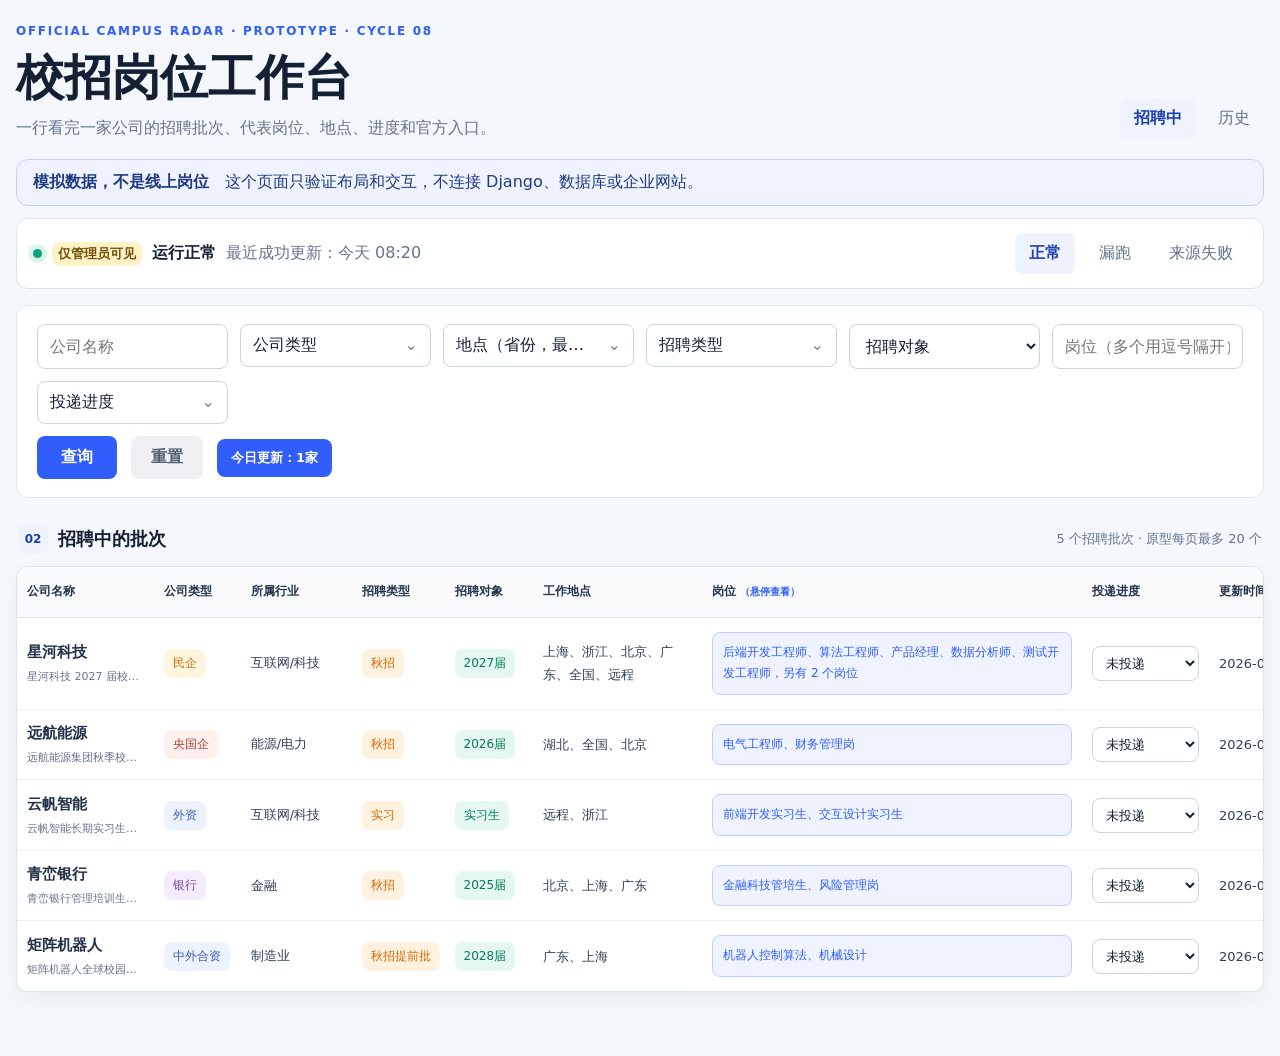
<file: docs/prototypes/phase-02/index.html>
<!doctype html>
<html lang="zh-CN">
<head>
  <meta charset="utf-8">
  <meta name="viewport" content="width=device-width, initial-scale=1">
  <title>校招岗位工作台 · Phase 02 原型</title>
  <link rel="stylesheet" href="styles.css">
</head>
<body>
  <main class="shell">
    <header class="hero">
      <div>
        <p class="eyebrow">OFFICIAL CAMPUS RADAR · PROTOTYPE · CYCLE 08</p>
        <h1>校招岗位工作台</h1>
        <p class="subtitle">一行看完一家公司的招聘批次、代表岗位、地点、进度和官方入口。</p>
      </div>
      <nav aria-label="页面视图">
        <button class="nav-button active" data-view="active">招聘中</button>
        <button class="nav-button" data-view="history">历史</button>
      </nav>
    </header>

    <section class="prototype-note" role="note">
      <strong>模拟数据，不是线上岗位</strong>
      <span>这个页面只验证布局和交互，不连接 Django、数据库或企业网站。</span>
    </section>

    <section class="health-panel" data-health="healthy" aria-label="管理员运维区">
      <div>
        <span class="health-dot"></span>
        <small class="admin-only">仅管理员可见</small>
        <strong class="health-title">运行正常</strong>
        <span class="health-copy">最近成功更新：今天 08:20</span>
      </div>
      <div class="health-switch" aria-label="模拟运行状态">
        <button data-health-choice="healthy" class="selected">正常</button>
        <button data-health-choice="missing">漏跑</button>
        <button data-health-choice="failure">来源失败</button>
      </div>
    </section>

    <section class="panel filters compact-filters">
      <form id="filter-form">
        <input name="company" aria-label="公司名称" placeholder="公司名称">
        <div class="multi-filter" data-filter="companyType" data-label="公司类型">
          <button class="multi-trigger" type="button" aria-expanded="false">公司类型</button>
          <div class="multi-menu" hidden><div class="multi-options"></div><div class="multi-message"></div><footer><button type="button" class="multi-cancel">取消</button><button type="button" class="multi-confirm">确定</button></footer></div>
        </div>
        <div class="multi-filter" data-filter="location" data-label="地点" data-max="5">
          <button class="multi-trigger" type="button" aria-expanded="false">地点（省份，最多 5 个）</button>
          <div class="multi-menu province-menu" hidden><div class="multi-options"></div><div class="multi-message">最多选择 5 个省份</div><footer><button type="button" class="multi-cancel">取消</button><button type="button" class="multi-confirm">确定</button></footer></div>
        </div>
        <div class="multi-filter" data-filter="recruitmentType" data-label="招聘类型">
          <button class="multi-trigger" type="button" aria-expanded="false">招聘类型</button>
          <div class="multi-menu" hidden><div class="multi-options"></div><div class="multi-message"></div><footer><button type="button" class="multi-cancel">取消</button><button type="button" class="multi-confirm">确定</button></footer></div>
        </div>
        <select name="audience" aria-label="招聘对象"><option value="">招聘对象</option><option>2024届</option><option>2025届</option><option>2026届</option><option>2027届</option><option>2028届</option><option>实习生</option></select>
        <input name="position" aria-label="岗位" placeholder="岗位（多个用逗号隔开）">
        <div class="multi-filter" data-filter="progress" data-label="投递进度">
          <button class="multi-trigger" type="button" aria-expanded="false">投递进度</button>
          <div class="multi-menu" hidden><div class="multi-options"></div><div class="multi-message"></div><footer><button type="button" class="multi-cancel">取消</button><button type="button" class="multi-confirm">确定</button></footer></div>
        </div>
        <div class="form-actions wide"><button class="primary-button" type="submit">查询</button><button id="reset-filters" class="reset-button" type="button">重置</button><strong id="filter-summary"></strong></div>
      </form>
    </section>

    <section class="results-heading">
      <div><span class="section-index">02</span><h2 id="results-title">招聘中的批次</h2></div>
      <span id="batch-count"></span>
    </section>
    <section id="batch-list" class="table-shell" aria-live="polite"></section>
  </main>
  <div id="toast" role="status" aria-live="polite"></div>
  <script src="app.js"></script>
</body>
</html>
</file>
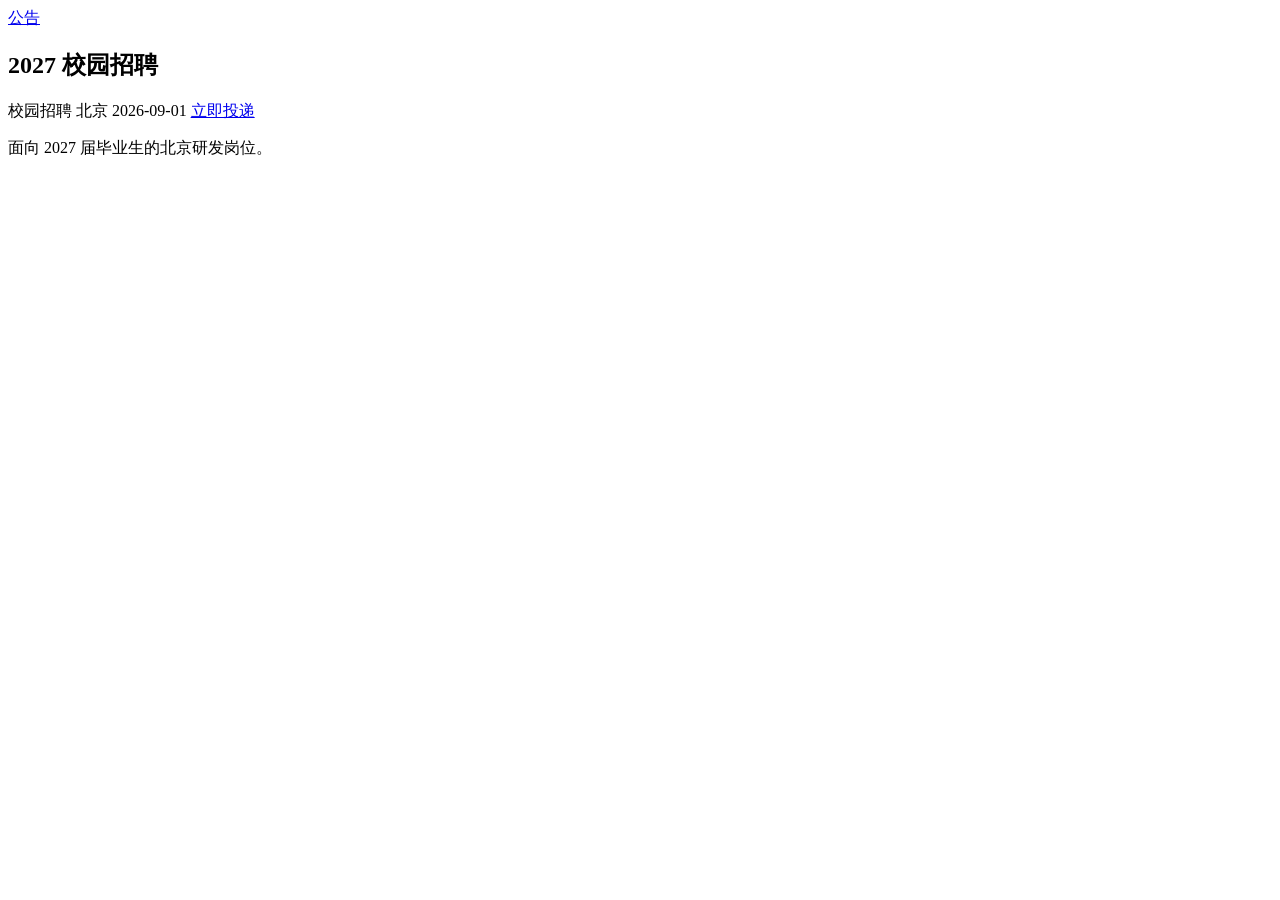
<file: radar/tests/fixtures/official_notice.html>
<html><body>
  <article class="job">
    <a class="notice" href="/2027">公告</a><h2>2027 校园招聘</h2><span class="type">校园招聘</span>
    <span class="location">北京</span>
    <time class="deadline">2026-09-01</time>
    <a class="apply" href="https://careers.example.test/apply">立即投递</a>
    <p class="description">面向 2027 届毕业生的北京研发岗位。</p>
  </article>
</body></html>
</file>
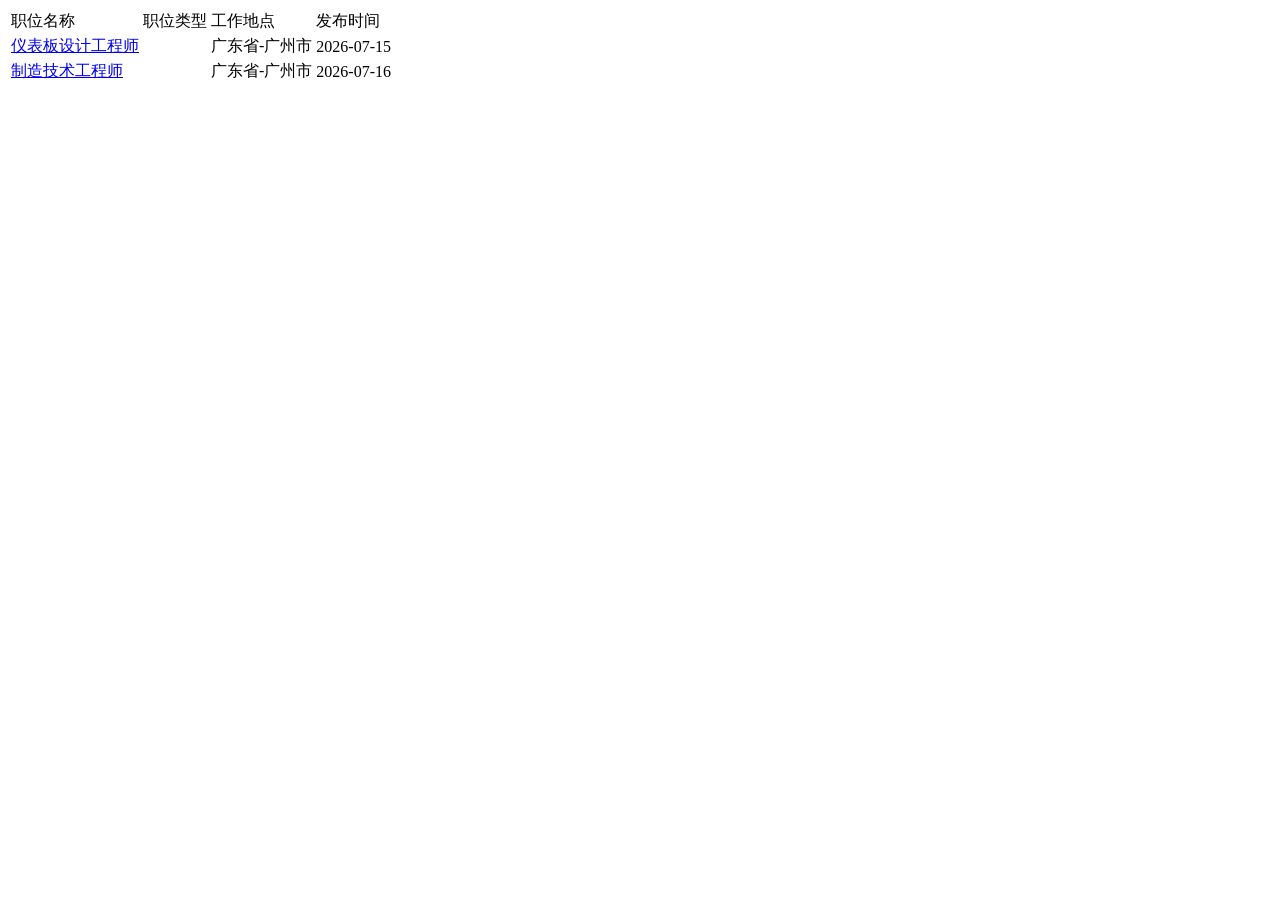
<file: tools/tests/fixtures/family_beisen.html>
<html><body><table class="jobsTable">
  <tr class="title bgGray"><td>职位名称</td><td>职位类型</td><td>工作地点</td><td>发布时间</td></tr>
  <tr><td><a href="/zpdetail/621117741">仪表板设计工程师</a></td><td></td><td>广东省-广州市</td><td>2026-07-15</td></tr>
  <tr><td><a href="/zpdetail/621117742">制造技术工程师</a></td><td></td><td>广东省-广州市</td><td>2026-07-16</td></tr>
</table></body></html>
</file>
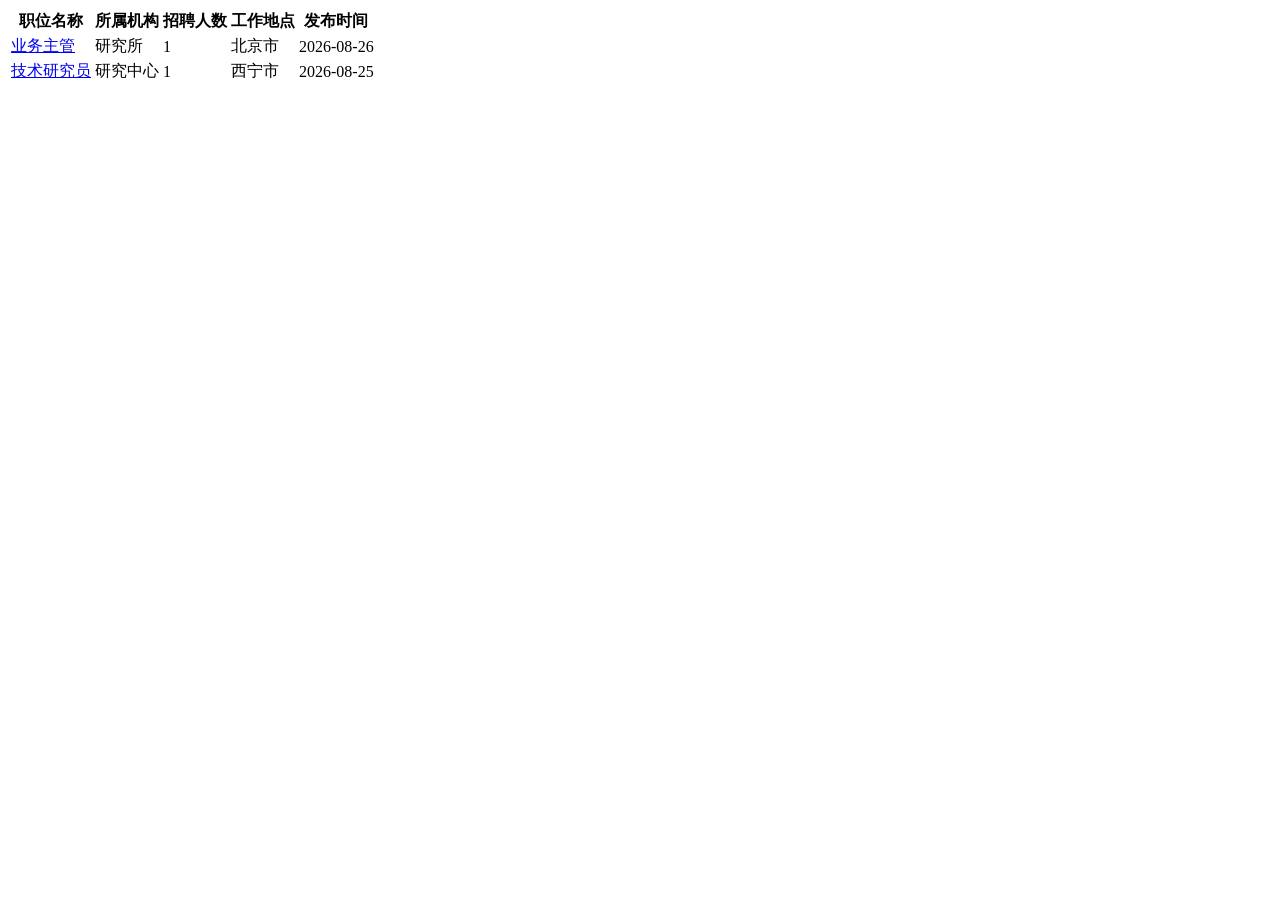
<file: tools/tests/fixtures/family_wintalent_classic.html>
<html><body><table class="search_result">
  <tr><th>职位名称</th><th>所属机构</th><th>招聘人数</th><th>工作地点</th><th>发布时间</th></tr>
  <tr>
    <td><a href="/wt/caict/web/index/webPosition210!getOnePosition?postIdEnc=e0dc294d8c59ece8&amp;brandCode=1">业务主管</a></td>
    <td>研究所</td><td>1</td><td>北京市</td><td>2026-08-26</td>
  </tr>
  <tr>
    <td><a href="/wt/caict/web/index/webPosition210!getOnePosition?postIdEnc=12dd0a250f3c7974&amp;brandCode=1">技术研究员</a></td>
    <td>研究中心</td><td>1</td><td>西宁市</td><td>2026-08-25</td>
  </tr>
</table></body></html>
</file>
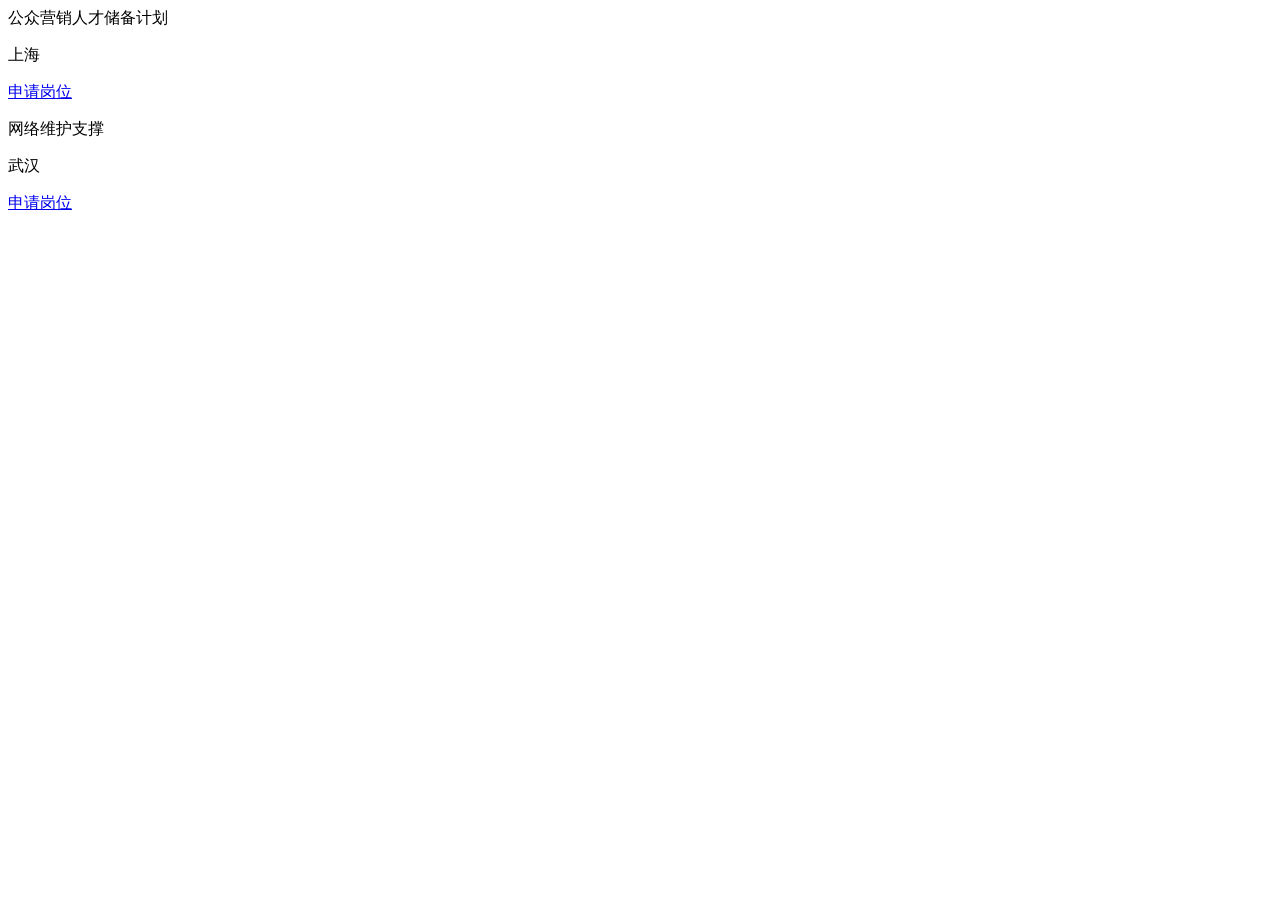
<file: tools/tests/fixtures/family_zhaopin_rendered.html>
<html><body><div class="grace-dsc-web-job-list-base__job-list_box">
  <div class="grace-web-job-list-card grace-dsc-web-listcard">
    <div class="grace-web-job-list-card-lists">
      <p>公众营销人才储备计划</p><p>上海</p>
      <p><a href="https://xiaoyuan.zhaopin.com/job/CC145093010J40891059705?srccode=448002">申请岗位</a></p>
    </div>
  </div>
  <div class="grace-web-job-list-card grace-dsc-web-listcard">
    <div class="grace-web-job-list-card-lists">
      <p>网络维护支撑</p><p>武汉</p>
      <p><a href="https://xiaoyuan.zhaopin.com/job/CC145093010J40891050405?srccode=448002">申请岗位</a></p>
    </div>
  </div>
</div></body></html>
</file>
<file: docs/prototypes/phase-02/styles.css>
:root {
  --ink: #142033;
  --muted: #64748b;
  --line: #dce4ee;
  --paper: #ffffff;
  --wash: #f4f7fb;
  --brand: #315efb;
  --brand-dark: #1e40af;
  --brand-soft: #eef3ff;
  --brand-line: #bfd0ff;
  --mint: #0f9f78;
  --amber: #d97706;
  --red: #c2415d;
  --radius-control: 8px;
  --radius-card: 12px;
  --radius-large: 16px;
  font-family: Inter, "Microsoft YaHei", system-ui, sans-serif;
}
* { box-sizing: border-box; }
body { margin: 0; color: var(--ink); background: var(--wash); }
button, input, select { font: inherit; }
button { cursor: pointer; }
.shell { width: min(1780px, calc(100% - 32px)); margin: 0 auto; padding: 24px 0 64px; }
.hero { display: flex; justify-content: space-between; gap: 32px; align-items: flex-end; margin-bottom: 20px; }
.eyebrow { margin: 0 0 8px; color: var(--brand); font-size: 12px; font-weight: 800; letter-spacing: .14em; }
h1 { margin: 0; font-size: clamp(30px, 4vw, 48px); letter-spacing: 0; }
.subtitle { margin: 8px 0 0; color: var(--muted); }
nav { display: flex; gap: 8px; }
.nav-button, .update-button, .health-switch button, .text-button { border: 0; background: transparent; color: var(--muted); padding: 10px 14px; border-radius: var(--radius-control); }
.nav-button.active, .health-switch .selected { background: var(--brand-soft); color: var(--brand-dark); font-weight: 700; }
.update-button { background: #e2e8f0; cursor: not-allowed; }
.prototype-note { display: flex; gap: 16px; align-items: center; padding: 12px 16px; margin-bottom: 12px; border: 1px solid var(--brand-line); color: #213b82; background: var(--brand-soft); border-radius: var(--radius-card); }
.health-panel { display: flex; justify-content: space-between; align-items: center; gap: 16px; padding: 14px 16px; background: var(--paper); border: 1px solid var(--line); border-radius: var(--radius-card); }
.health-panel > div { display: flex; align-items: center; gap: 10px; }
.health-dot { width: 9px; height: 9px; border-radius: 50%; background: var(--mint); box-shadow: 0 0 0 5px #daf5eb; }
.health-panel[data-health="missing"] .health-dot { background: var(--amber); box-shadow: 0 0 0 5px #fff0d7; }
.health-panel[data-health="failure"] .health-dot { background: var(--red); box-shadow: 0 0 0 5px #fde5eb; }
.health-copy { color: var(--muted); }
.admin-only { padding: 3px 6px; border-radius: var(--radius-control); color: #73510a; background: #fff2c7; font-weight: 700; }
.panel { margin-top: 16px; padding: 20px; background: var(--paper); border: 1px solid var(--line); border-radius: var(--radius-card); }
.panel-heading, .results-heading { display: flex; justify-content: space-between; align-items: center; gap: 20px; }
.panel-heading > div, .results-heading > div { display: flex; align-items: center; gap: 10px; }
.panel h2, .results-heading h2 { margin: 0; font-size: 18px; }
.section-index { display: inline-grid; place-items: center; width: 30px; height: 30px; border-radius: var(--radius-control); background: var(--brand-soft); color: var(--brand-dark); font-size: 12px; font-weight: 800; }
.filters form { display: grid; grid-template-columns: repeat(4, 1fr); gap: 14px; margin-top: 18px; }
.compact-filters { padding: 18px 20px; }
.compact-filters form { display: grid; grid-template-columns: repeat(6, minmax(150px, 1fr)); gap: 12px; max-width: 1380px; margin: 0 auto; }
.compact-filters input, .compact-filters select { min-width: 0; margin: 0; padding: 11px 12px; }
.multi-filter { position: relative; min-width: 0; }
.multi-trigger { width: 100%; min-height: 43px; overflow: hidden; padding: 10px 34px 10px 12px; color: var(--ink); background: #fff; border: 1px solid #cbd5e1; border-radius: var(--radius-control); text-align: left; text-overflow: ellipsis; white-space: nowrap; }
.multi-trigger::after { position: absolute; right: 13px; content: "⌄"; color: #738196; }
.multi-trigger[aria-expanded="true"] { border-color: var(--brand); box-shadow: 0 0 0 2px #dceaff; }
.multi-menu { position: absolute; z-index: 30; top: calc(100% + 5px); left: 0; width: 280px; overflow: hidden; background: #fff; border: 1px solid #d8e0ea; border-radius: var(--radius-card); box-shadow: 0 14px 32px rgba(25, 42, 68, .18); }
.multi-menu[hidden] { display: none; }
.multi-options { display: grid; max-height: 270px; overflow-y: auto; padding: 8px 10px; }
.multi-options label { display: flex; align-items: center; gap: 9px; padding: 8px 5px; color: #39485d; font-size: 13px; font-weight: 500; }
.multi-options input { width: 16px; height: 16px; margin: 0; padding: 0; }
.multi-options input:disabled + span { color: #a7b0bc; }
.province-menu { width: 420px; }
.province-menu .multi-options { grid-template-columns: 1fr 1fr; }
.multi-message { min-height: 24px; padding: 3px 14px 6px; color: #718096; font-size: 12px; }
.multi-menu footer { display: flex; justify-content: flex-end; gap: 8px; padding: 9px 10px; background: #f8fafc; border-top: 1px solid #e6ebf1; }
.multi-menu footer button { padding: 7px 14px; border-radius: var(--radius-control); }
.multi-cancel { color: #58677a; background: #fff; border: 1px solid #ccd6e2; }
.multi-confirm { color: #fff; background: var(--brand); border: 1px solid var(--brand); }
label, legend { color: #405169; font-size: 13px; font-weight: 700; }
input, select { width: 100%; margin-top: 7px; padding: 11px 12px; border: 1px solid #cbd5e1; border-radius: var(--radius-control); background: #fff; color: var(--ink); }
fieldset { margin: 0; padding: 0; border: 0; }
.wide { grid-column: 1 / -1; }
.choice-row { display: flex; flex-wrap: wrap; gap: 8px; margin-top: 9px; }
.choice { display: inline-flex; align-items: center; gap: 6px; padding: 8px 10px; border: 1px solid var(--line); border-radius: var(--radius-control); background: #f8fafc; font-weight: 500; }
.choice input { width: auto; margin: 0; }
.form-actions { display: flex; gap: 14px; align-items: center; }
.primary-button { border: 0; padding: 11px 24px; border-radius: var(--radius-control); background: var(--brand); color: #fff; font-weight: 700; }
.primary-button:hover, .multi-confirm:hover { background: var(--brand-dark); border-color: var(--brand-dark); }
.reset-button { border: 0; padding: 11px 20px; border-radius: var(--radius-control); color: #53606f; background: #eef0f3; font-weight: 700; }
#filter-summary { padding: 10px 14px; border-radius: var(--radius-control); color: #fff; background: var(--brand); font-size: 13px; white-space: nowrap; }
#result-hint, #batch-count { color: var(--muted); font-size: 13px; }
.results-heading { margin: 26px 2px 12px; }
.table-shell { overflow-x: auto; background: var(--paper); border: 1px solid var(--line); border-radius: var(--radius-card); box-shadow: 0 8px 24px rgba(30, 55, 90, .05); }
.recruitment-table { width: 100%; min-width: 1475px; border-collapse: collapse; table-layout: fixed; }
.recruitment-table th { height: 50px; padding: 12px 10px; color: #25344b; background: #f8fafc; border-bottom: 1px solid var(--line); font-size: 12px; text-align: left; white-space: nowrap; }
.recruitment-table th small { color: var(--brand); font-size: 10px; }
.recruitment-table td { padding: 14px 10px; border-bottom: 1px solid #e9eef4; color: #314057; font-size: 13px; vertical-align: middle; }
.recruitment-table tbody tr:last-child td { border-bottom: 0; }
.recruitment-table tbody tr:hover { background: #fbfdff; }
.recruitment-table th:nth-child(1) { width: 130px; }
.recruitment-table th:nth-child(2) { width: 82px; }
.recruitment-table th:nth-child(3) { width: 105px; }
.recruitment-table th:nth-child(4) { width: 88px; }
.recruitment-table th:nth-child(5) { width: 84px; }
.recruitment-table th:nth-child(6) { width: 160px; }
.recruitment-table th:nth-child(7) { width: 360px; }
.recruitment-table th:nth-child(8) { width: 120px; }
.recruitment-table th:nth-child(9) { width: 100px; }
.recruitment-table th:nth-child(10), .recruitment-table th:nth-child(11) { width: 84px; }
.company-cell strong { display: block; color: #223148; font-size: 15px; }
.company-cell small { display: block; overflow: hidden; margin-top: 7px; color: var(--muted); font-size: 11px; text-overflow: ellipsis; white-space: nowrap; }
.badge { display: inline-block; padding: 6px 9px; border-radius: var(--radius-control); font-size: 12px; white-space: nowrap; }
.company-private { color: #c56a0b; background: #fff7dd; }
.company-state { color: #a5413a; background: #fff0ee; }
.company-foreign { color: #3b5ab7; background: #edf2ff; }
.company-bank { color: #7a4aa5; background: #f5edff; }
.company-other { color: #516071; background: #eef2f5; }
.recruit-badge { color: #d56700; background: #fff1df; }
.audience-badge { color: #08785b; background: #e4f8f1; }
.locations-cell { line-height: 1.8; }
.positions-preview { position: relative; outline: none; }
.positions-summary { display: -webkit-box; width: 100%; max-height: calc(3.6em + 20px); overflow: hidden; padding: 9px 10px; color: var(--brand); background: var(--brand-soft); border: 1px solid var(--brand-line); border-radius: var(--radius-control); font-size: 12px; line-height: 1.8; text-align: left; cursor: help; -webkit-box-orient: vertical; -webkit-line-clamp: 2; }
.positions-tooltip { display: none; position: absolute; z-index: 40; left: 50%; bottom: calc(100% + 8px); width: min(520px, 70vw); max-height: 240px; overflow-y: auto; transform: translateX(-50%); padding: 12px 14px; color: #fff; background: #28303b; border-radius: var(--radius-control); box-shadow: 0 12px 30px rgba(15, 23, 42, .28); font-size: 12px; line-height: 1.7; }
.positions-preview:hover .positions-tooltip, .positions-preview:focus-visible .positions-tooltip { display: block; }
.batch-progress { min-width: 105px; margin: 0; padding: 8px 9px; }
.date-cell { color: #254a82; white-space: nowrap; font-variant-numeric: tabular-nums; }
.action-link { display: inline-block; padding: 8px 12px; border-radius: var(--radius-control); font-weight: 700; text-decoration: none; white-space: nowrap; }
.action-link.unavailable { color: #64748b; background: #eef2f7; cursor: help; }
.action-link.apply { color: #fff; background: var(--brand); border: 1px solid var(--brand); }
.action-link.apply:hover { background: var(--brand-dark); border-color: var(--brand-dark); }
.action-link.notice { color: var(--brand); background: #fff; border: 1px solid var(--brand-line); }
.action-link.notice:hover { color: var(--brand-dark); background: var(--brand-soft); }
.empty { padding: 60px 20px; color: var(--muted); text-align: center; background: var(--paper); border: 1px dashed #cbd5e1; border-radius: var(--radius-large); }
#toast { position: fixed; right: 24px; bottom: 24px; transform: translateY(20px); padding: 12px 16px; color: #fff; background: #17345f; border-radius: var(--radius-control); opacity: 0; pointer-events: none; transition: .2s ease; }
#toast.show { transform: translateY(0); opacity: 1; }
@media (max-width: 1050px) {
  .shell { width: min(100% - 24px, 960px); }
  .hero { align-items: flex-start; flex-direction: column; }
  .filters form { grid-template-columns: repeat(2, 1fr); }
  .compact-filters form { grid-template-columns: repeat(3, 1fr); }
  .compact-filters .form-actions { grid-column: 1 / -1; flex-wrap: wrap; }
}
@media (max-width: 640px) {
  .filters form { grid-template-columns: 1fr; }
  .compact-filters form { grid-template-columns: 1fr; }
  .prototype-note, .health-panel { align-items: flex-start; flex-direction: column; }
  .wide { grid-column: 1; }
}
</file>
